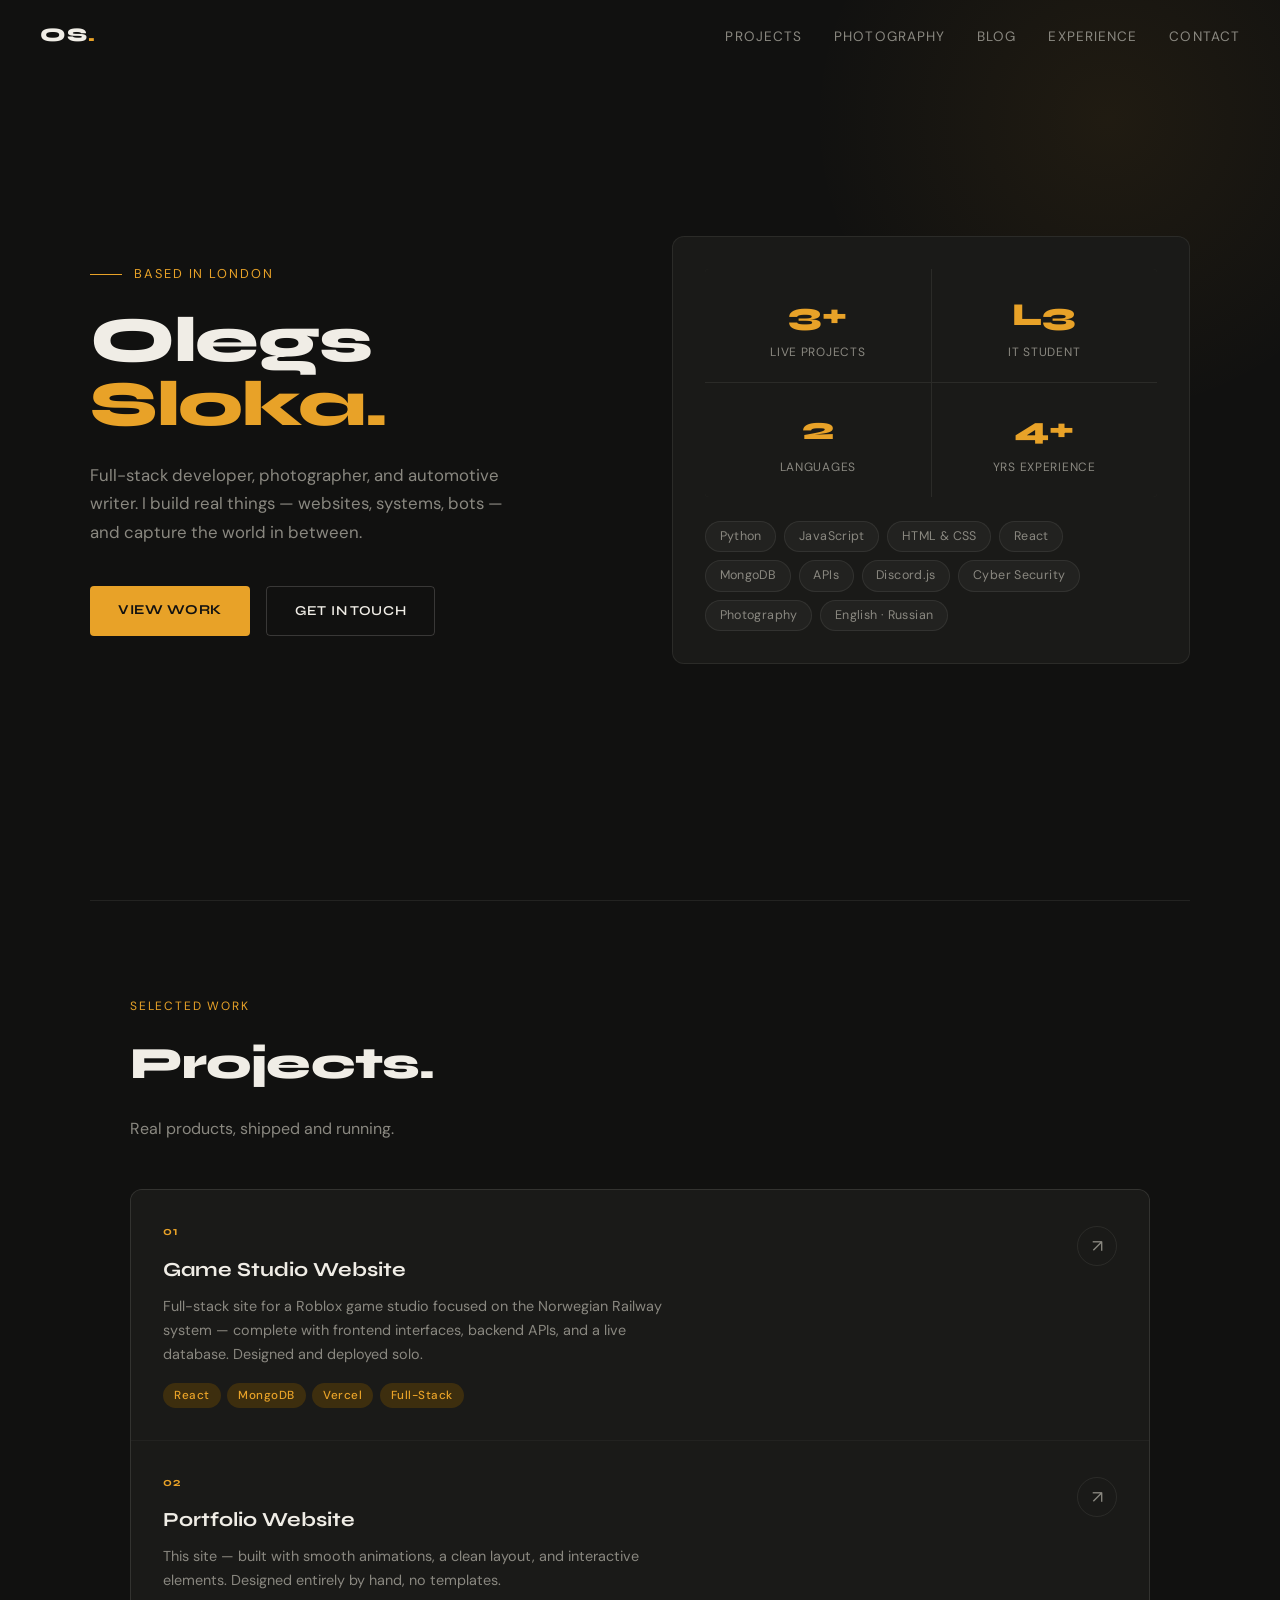
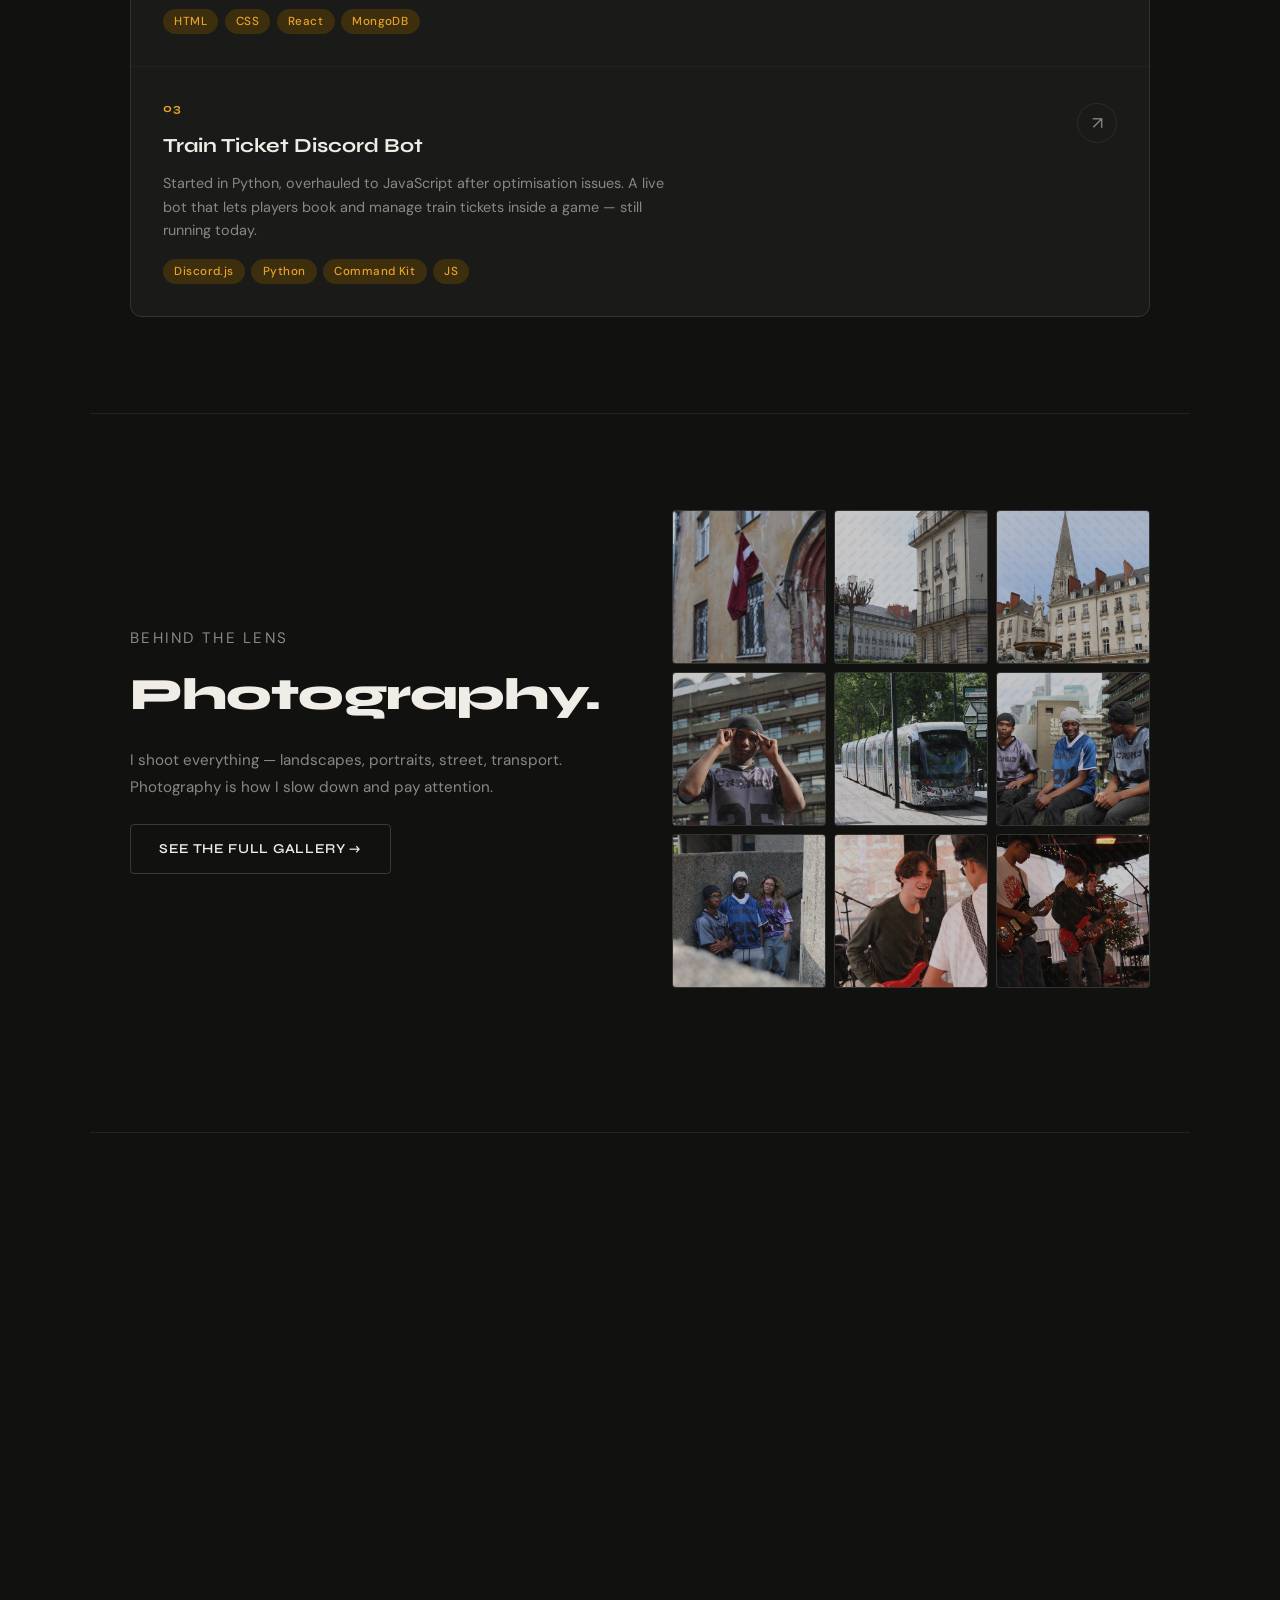
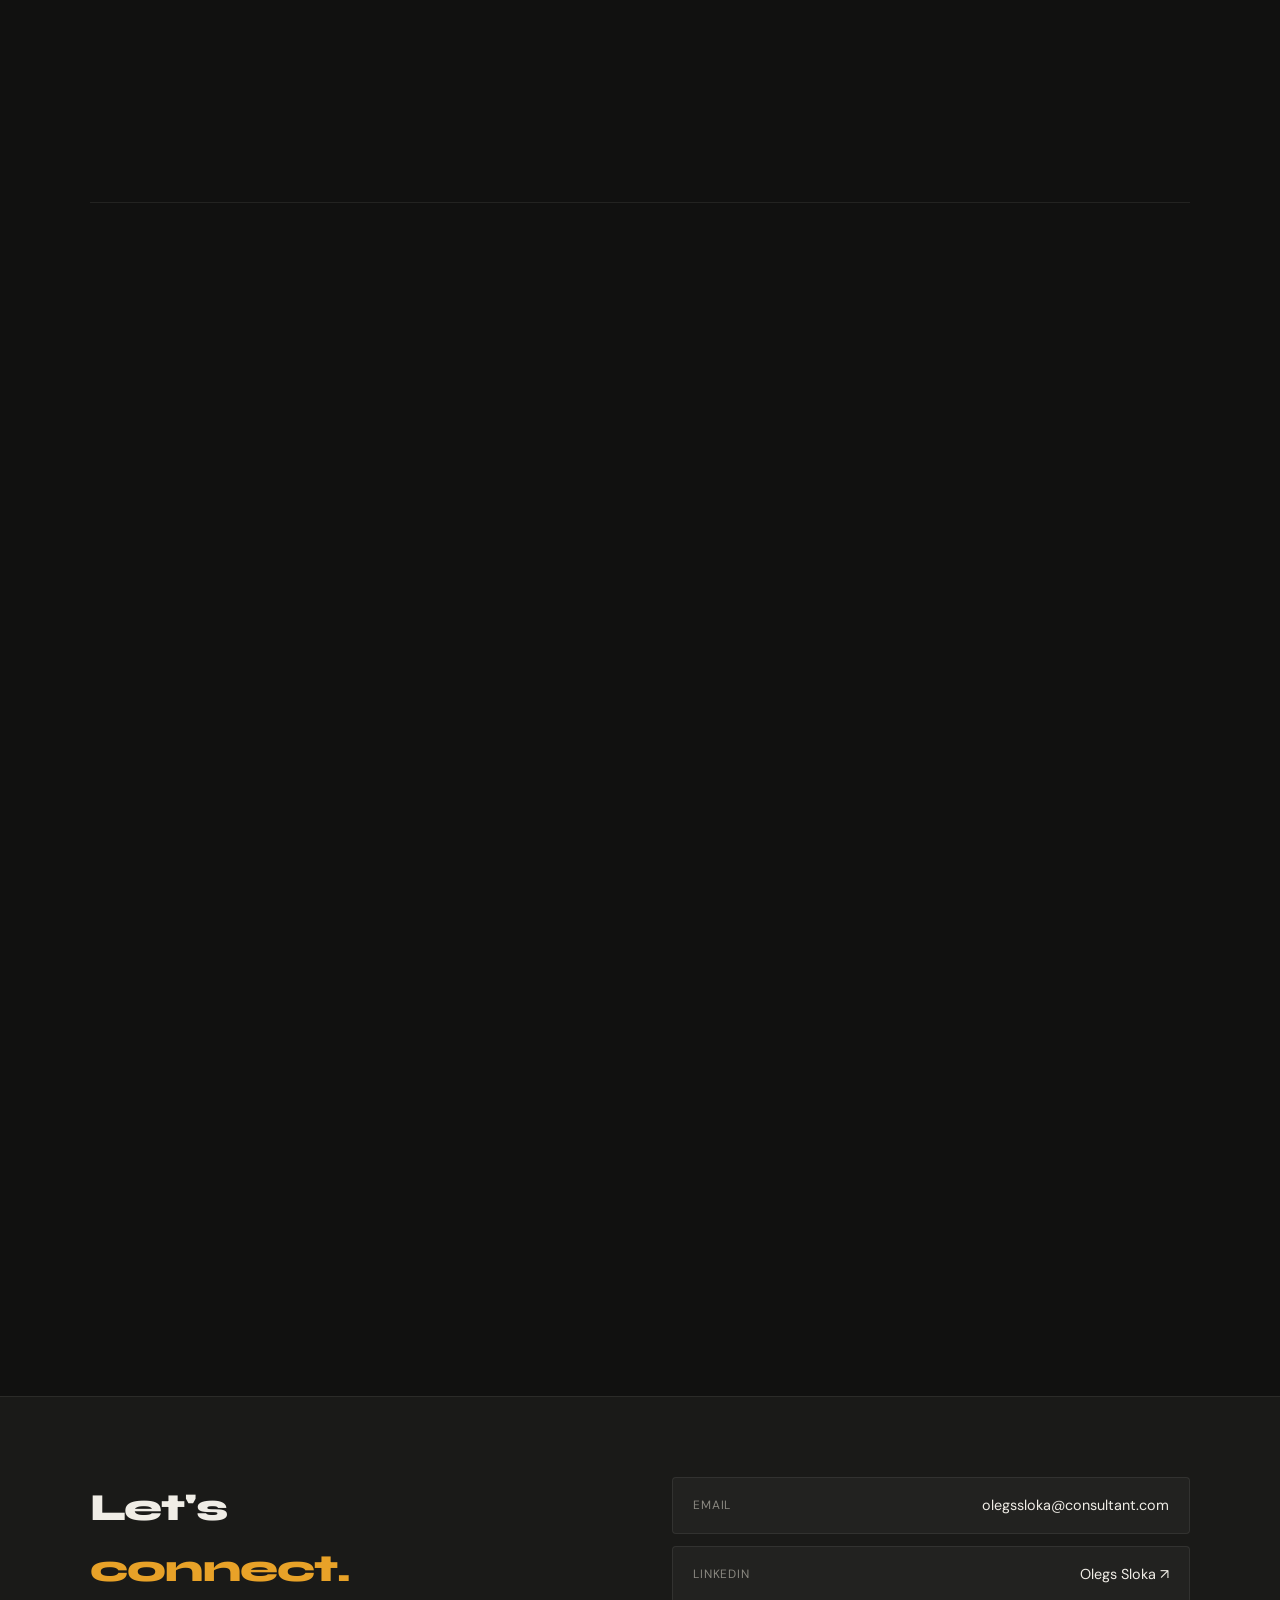
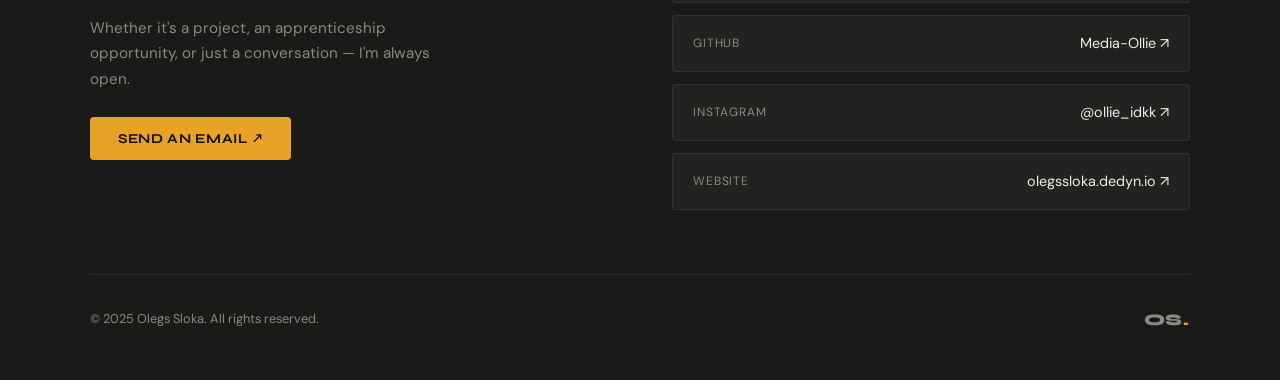
<file: index.html>
<!DOCTYPE html>
<html lang="en">
<head>
  <meta charset="UTF-8">
  <meta name="viewport" content="width=device-width, initial-scale=1.0">
  <title>Olegs Sloka</title>
  <link rel="preconnect" href="https://fonts.googleapis.com">
  <link rel="preconnect" href="https://fonts.gstatic.com" crossorigin>
  <link rel="stylesheet" href="styles.css">
  <link href="https://fonts.googleapis.com/css2?family=Syne:wght@400;500;600;700;800&family=DM+Sans:ital,wght@0,300;0,400;0,500;1,300&display=swap" rel="stylesheet">
</head>
<body>

  <!-- NAV -->
  <nav id="nav">
    <a href="#home" class="nav-logo">OS<span>.</span></a>
    <ul class="nav-links">
      <li><a href="#projects">Projects</a></li>
      <li><a href="#photography">Photography</a></li>
      <li><a href="#blog">Blog</a></li>
      <li><a href="#experience">Experience</a></li>
      <li><a href="#contact">Contact</a></li>
    </ul>
  </nav>

  <!-- HERO -->
  <div id="home" class="hero">
    <div class="hero-grid">
      <div class="hero-left">
        <p class="hero-eyebrow">Based in London</p>
        <h1>Olegs<br><em>Sloka.</em></h1>
        <p class="hero-desc">Full-stack developer, photographer, and automotive writer. I build real things — websites, systems, bots — and capture the world in between.</p>
        <div class="hero-actions">
          <a href="#projects" class="btn-primary">View Work</a>
          <a href="#contact" class="btn-ghost">Get in Touch</a>
        </div>
      </div>
      <div class="hero-right">
        <div class="hero-card">
          <div class="stat-row">
            <div class="stat">
              <div class="stat-number">3+</div>
              <div class="stat-label">Live Projects</div>
            </div>
            <div class="stat">
              <div class="stat-number">L3</div>
              <div class="stat-label">IT Student</div>
            </div>
            <div class="stat">
              <div class="stat-number">2</div>
              <div class="stat-label">Languages</div>
            </div>
            <div class="stat">
              <div class="stat-number">4+</div>
              <div class="stat-label">Yrs Experience</div>
            </div>
          </div>
          <div class="tag-cloud">
            <span class="tag">Python</span>
            <span class="tag">JavaScript</span>
            <span class="tag">HTML &amp; CSS</span>
            <span class="tag">React</span>
            <span class="tag">MongoDB</span>
            <span class="tag">APIs</span>
            <span class="tag">Discord.js</span>
            <span class="tag">Cyber Security</span>
            <span class="tag">Photography</span>
            <span class="tag">English · Russian</span>
          </div>
        </div>
      </div>
    </div>
  </div>

  <div class="divider"></div>

  <!-- PROJECTS -->
  <section id="projects">
    <p class="section-label reveal">Selected Work</p>
    <h2 class="section-title reveal">Projects.</h2>
    <p class="section-sub reveal">Real products, shipped and running.</p>
    <div class="projects-list reveal">

      <div class="project-item">
        <div>
          <p class="project-num">01</p>
          <p class="project-name">Game Studio Website</p>
          <p class="project-desc">Full-stack site for a Roblox game studio focused on the Norwegian Railway system — complete with frontend interfaces, backend APIs, and a live database. Designed and deployed solo.</p>
          <div class="project-tags">
            <span class="project-tag">React</span>
            <span class="project-tag">MongoDB</span>
            <span class="project-tag">Vercel</span>
            <span class="project-tag">Full-Stack</span>
          </div>
        </div>
        <div class="project-arrow">↗</div>
      </div>

      <div class="project-item">
        <div>
          <p class="project-num">02</p>
          <p class="project-name">Portfolio Website</p>
          <p class="project-desc">This site — built with smooth animations, a clean layout, and interactive elements. Designed entirely by hand, no templates.</p>
          <div class="project-tags">
            <span class="project-tag">HTML</span>
            <span class="project-tag">CSS</span>
            <span class="project-tag">React</span>
            <span class="project-tag">MongoDB</span>
          </div>
        </div>
        <div class="project-arrow">↗</div>
      </div>

      <div class="project-item">
        <div>
          <p class="project-num">03</p>
          <p class="project-name">Train Ticket Discord Bot</p>
          <p class="project-desc">Started in Python, overhauled to JavaScript after optimisation issues. A live bot that lets players book and manage train tickets inside a game — still running today.</p>
          <div class="project-tags">
            <span class="project-tag">Discord.js</span>
            <span class="project-tag">Python</span>
            <span class="project-tag">Command Kit</span>
            <span class="project-tag">JS</span>
          </div>
        </div>
        <div class="project-arrow">↗</div>
      </div>

    </div>
  </section>

  <div class="divider"></div>

  <!-- PHOTOGRAPHY -->
  <section id="photography">
    <div class="photo-intro">
      <div class="photo-text">
        <p class="section-label reveal">Behind the lens</p>
        <h2 class="section-title reveal">Photography.</h2>
        <p class="reveal">I shoot everything — landscapes, portraits, street, transport. Photography is how I slow down and pay attention.</p>
        <a href="photography.html" class="btn-ghost reveal" style="display:inline-block;">See the full gallery →</a>
      </div>
      <div class="photo-gallery-hint reveal" id="photoGrid">
        <!-- filled by JS below -->
      </div>
    </div>
  </section>

  <div class="divider"></div>

  <!-- BLOG -->
  <section id="blog">
    <p class="section-label reveal">Writing</p>
    <h2 class="section-title reveal">Torque &amp; Talk.</h2>
    <div class="blog-feature reveal">
      <div>
        <p class="blog-name">Torque &amp; Talk</p>
        <p class="blog-desc">Automotive development, brands, techniques, theories — my take on cars and the engineering behind them. Published on Substack.</p>
        <div class="blog-meta">
          <span class="blog-chip">Automotive</span>
          <span class="blog-chip">Engineering</span>
          <span class="blog-chip">Brand Analysis</span>
        </div>
        <a href="https://substack.com/@torquetalk" target="_blank" class="btn-primary" style="margin-top:1.75rem; display:inline-block;">Read on Substack ↗</a>
      </div>
      <div class="blog-visual">
        <div class="blog-logo-big">T&amp;T</div>
        <p style="font-size:0.75rem; color:var(--muted); letter-spacing:0.05em;">ON SUBSTACK</p>
      </div>
    </div>
  </section>

  <div class="divider"></div>

  <!-- EXPERIENCE -->
  <section id="experience">
    <p class="section-label reveal">Background</p>
    <h2 class="section-title reveal">Experience.</h2>
    <p class="section-sub reveal">From freelance development to restaurant service — I've always been working.</p>
    <div class="exp-grid">

      <div class="exp-card reveal">
        <p class="exp-period">Sep 2024 – Dec 2025</p>
        <p class="exp-role">Freelance Web Developer</p>
        <p class="exp-company">PolarTracks — Remote</p>
        <ul class="exp-points">
          <li>Designed, built, and deployed a full-stack company website</li>
          <li>Built frontend interfaces and backend APIs with databases</li>
          <li>Gathered requirements, planned features, delivered a live product</li>
        </ul>
      </div>

      <div class="exp-card reveal">
        <p class="exp-period">Dec 2025 – Present</p>
        <p class="exp-role">Student Ambassador</p>
        <p class="exp-company">Waltham Forest College</p>
        <ul class="exp-points">
          <li>Represent the college at open days and events</li>
          <li>Support prospective students and visitors with guidance</li>
          <li>Assist with event organisation</li>
        </ul>
      </div>

      <div class="exp-card reveal">
        <p class="exp-period">Feb 2021 – May 2024</p>
        <p class="exp-role">IT Service Provider</p>
        <p class="exp-company">MONVIK LTD — England</p>
        <ul class="exp-points">
          <li>Set up and managed IT systems for a small business</li>
          <li>Created invoicing and digital organisation systems</li>
          <li>Moved manual processes to digital — improved efficiency</li>
        </ul>
      </div>

      <div class="exp-card reveal">
        <p class="exp-period">Sep 2024 – Sep 2025</p>
        <p class="exp-role">Waiter</p>
        <p class="exp-company">London Darbar</p>
        <ul class="exp-points">
          <li>Delivered professional customer service in a busy restaurant</li>
          <li>Managed requests and resolved issues calmly under pressure</li>
          <li>Maintained high standards during private events</li>
        </ul>
      </div>

      <div class="exp-card reveal">
        <p class="exp-period">May 2025 – Dec 2025</p>
        <p class="exp-role">Landscaping &amp; Construction Assistant</p>
        <p class="exp-company">Gardens 24/7 — North London</p>
        <ul class="exp-points">
          <li>Worked on residential landscaping and construction projects across North London</li>
          <li>Maintained safe working practices and supported daily site operations</li>
          <li>Worked within a team to meet deadlines and quality standards</li>
        </ul>
      </div>
      

    </div>
  </section>

  <!-- FOOTER / CONTACT -->
  <footer id="contact">
    <div class="footer-inner">
      <div class="footer-top">
        <div>
          <h2 class="footer-heading">Let's<br><em>connect.</em></h2>
          <p class="footer-sub">Whether it's a project, an apprenticeship opportunity, or just a conversation — I'm always open.</p>
          <a href="mailto:olegssloka@consultant.com" class="btn-primary">Send an email ↗</a>
        </div>
        <div class="contact-links">
          <a href="mailto:olegssloka@consultant.com" class="contact-link">
            <span class="contact-link-label">Email</span>
            <span>olegssloka@consultant.com</span>
          </a>
          <a href="https://www.linkedin.com/in/olegs-sloka-787447370/" target="_blank" class="contact-link">
            <span class="contact-link-label">LinkedIn</span>
            <span>Olegs Sloka ↗</span>
          </a>
          <a href="https://github.com/Media-Ollie" target="_blank" class="contact-link">
            <span class="contact-link-label">GitHub</span>
            <span>Media-Ollie ↗</span>
          </a>
          <a href="https://www.instagram.com/ollie_idkk/" target="_blank" class="contact-link">
            <span class="contact-link-label">Instagram</span>
            <span>@ollie_idkk ↗</span>
          </a>
          <a href="https://olegssloka.dedyn.io/" target="_blank" class="contact-link">
            <span class="contact-link-label">Website</span>
            <span>olegssloka.dedyn.io ↗</span>
          </a>
        </div>
      </div>
      <div class="footer-bottom">
        <p class="footer-copy">© 2025 Olegs Sloka. All rights reserved.</p>
        <p class="footer-logo">OS<span>.</span></p>
      </div>
    </div>
  </footer>

  <script>
    // Nav scroll effect
    const nav = document.getElementById('nav');
    window.addEventListener('scroll', () => {
      nav.classList.toggle('scrolled', window.scrollY > 60);
    });

    // Scroll reveal
    const reveals = document.querySelectorAll('.reveal');
    const io = new IntersectionObserver(entries => {
      entries.forEach((e, i) => {
        if (e.isIntersecting) {
          setTimeout(() => e.target.classList.add('visible'), 80);
          io.unobserve(e.target);
        }
      });
    }, { threshold: 0.08, rootMargin: '0px 0px -40px 0px' });
    reveals.forEach(el => io.observe(el));

    // Photo grid — uses the same images as the original
    const photoGrid = document.getElementById('photoGrid');
    const folder = 'Images/photo-showcase/';
    const imgs = ['latvia-flag.jpg','Nantas-Landscape.JPG','Nates-Fountian.JPG','C-Face.JPG','Nates-Tram.JPG','C-Group.JPG','C-GROUP2.JPG','Will.JPG','TVGROUP.JPG'];
    imgs.slice(0, 9).forEach(name => {
      const wrap = document.createElement('div');
      wrap.className = 'gallery-placeholder';
      const img = document.createElement('img');
      img.src = folder + name;
      img.alt = '';
      img.onerror = () => { wrap.className = 'gallery-placeholder-empty'; wrap.textContent = ''; };
      wrap.appendChild(img);
      photoGrid.appendChild(wrap);
    });
  </script>
</body>
</html>
</file>
<file: styles.css>
*, *::before, *::after { box-sizing: border-box; margin: 0; padding: 0; }

    :root {
      --bg: #111110;
      --bg2: #1a1a18;
      --bg3: #222220;
      --text: #f0ede6;
      --muted: #8a8880;
      --amber: #e8a228;
      --amber-dim: #3d2e0e;
      --border: rgba(240,237,230,0.08);
      --border-hover: rgba(240,237,230,0.18);
      --radius: 4px;
      --radius-lg: 12px;
    }

    html { scroll-behavior: smooth; }

    body {
      background: var(--bg);
      color: var(--text);
      font-family: 'DM Sans', sans-serif;
      font-size: 16px;
      line-height: 1.6;
      overflow-x: hidden;
    }

    /* ── NAV ── */
    nav {
      position: fixed;
      top: 0; left: 0; right: 0;
      z-index: 100;
      padding: 1.25rem 2.5rem;
      display: flex;
      justify-content: space-between;
      align-items: center;
      transition: background 0.4s, border-bottom 0.4s;
    }
    nav.scrolled {
      background: rgba(17,17,16,0.92);
      backdrop-filter: blur(20px);
      border-bottom: 1px solid var(--border);
    }
    .nav-logo {
      font-family: 'Syne', sans-serif;
      font-weight: 800;
      font-size: 1.2rem;
      color: var(--text);
      text-decoration: none;
      letter-spacing: 0.05em;
    }
    .nav-logo span { color: var(--amber); }
    .nav-links {
      list-style: none;
      display: flex;
      gap: 2rem;
    }
    .nav-links a {
      color: var(--muted);
      text-decoration: none;
      font-size: 0.85rem;
      letter-spacing: 0.08em;
      text-transform: uppercase;
      transition: color 0.2s;
    }
    .nav-links a:hover { color: var(--text); }

    /* ── HERO ── */
    .hero {
      min-height: 100vh;
      display: flex;
      align-items: center;
      padding: 0 2.5rem;
      position: relative;
      overflow: hidden;
    }
    .hero::before {
      content: '';
      position: absolute;
      top: -20%;
      right: -10%;
      width: 600px;
      height: 600px;
      background: radial-gradient(circle, rgba(232,162,40,0.07) 0%, transparent 70%);
      pointer-events: none;
    }
    .hero-grid {
      max-width: 1100px;
      margin: 0 auto;
      width: 100%;
      display: grid;
      grid-template-columns: 1fr 1fr;
      gap: 4rem;
      align-items: center;
    }
    .hero-eyebrow {
      font-size: 0.8rem;
      letter-spacing: 0.15em;
      text-transform: uppercase;
      color: var(--amber);
      margin-bottom: 1.5rem;
      display: flex;
      align-items: center;
      gap: 0.75rem;
    }
    .hero-eyebrow::before {
      content: '';
      display: block;
      width: 32px;
      height: 1px;
      background: var(--amber);
    }
    .hero h1 {
      font-family: 'Syne', sans-serif;
      font-weight: 800;
      font-size: clamp(3rem, 5vw, 5rem);
      line-height: 1.0;
      letter-spacing: -0.02em;
      margin-bottom: 1.5rem;
    }
    .hero h1 em {
      font-style: normal;
      color: var(--amber);
    }
    .hero-desc {
      color: var(--muted);
      font-size: 1.05rem;
      line-height: 1.7;
      max-width: 420px;
      margin-bottom: 2.5rem;
    }
    .hero-actions {
      display: flex;
      gap: 1rem;
      flex-wrap: wrap;
    }
    .btn-primary {
      background: var(--amber);
      color: #111;
      padding: 0.8rem 1.75rem;
      border-radius: var(--radius);
      text-decoration: none;
      font-family: 'Syne', sans-serif;
      font-weight: 700;
      font-size: 0.85rem;
      letter-spacing: 0.05em;
      text-transform: uppercase;
      transition: opacity 0.2s, transform 0.2s;
    }
    .btn-primary:hover { opacity: 0.85; transform: translateY(-1px); }
    .btn-ghost {
      color: var(--text);
      padding: 0.8rem 1.75rem;
      border: 1px solid var(--border-hover);
      border-radius: var(--radius);
      text-decoration: none;
      font-family: 'Syne', sans-serif;
      font-weight: 600;
      font-size: 0.85rem;
      letter-spacing: 0.05em;
      text-transform: uppercase;
      transition: border-color 0.2s, transform 0.2s;
    }
    .btn-ghost:hover { border-color: var(--text); transform: translateY(-1px); }

    .hero-right {
      position: relative;
    }
    .hero-card {
      background: var(--bg2);
      border: 1px solid var(--border);
      border-radius: var(--radius-lg);
      padding: 2rem;
    }
    .stat-row {
      display: grid;
      grid-template-columns: 1fr 1fr;
      gap: 1px;
      background: var(--border);
      border-radius: var(--radius);
      overflow: hidden;
      margin-bottom: 1.5rem;
    }
    .stat {
      background: var(--bg2);
      padding: 1.25rem 1rem;
      text-align: center;
    }
    .stat-number {
      font-family: 'Syne', sans-serif;
      font-size: 2rem;
      font-weight: 800;
      color: var(--amber);
    }
    .stat-label {
      font-size: 0.75rem;
      color: var(--muted);
      letter-spacing: 0.06em;
      text-transform: uppercase;
      margin-top: 0.2rem;
    }
    .tag-cloud {
      display: flex;
      flex-wrap: wrap;
      gap: 0.5rem;
    }
    .tag {
      background: var(--bg3);
      border: 1px solid var(--border);
      border-radius: 99px;
      padding: 0.3rem 0.85rem;
      font-size: 0.78rem;
      color: var(--muted);
      letter-spacing: 0.03em;
    }

    /* ── SECTIONS ── */
    section {
      padding: 6rem 2.5rem;
      max-width: 1100px;
      margin: 0 auto;
    }
    .section-label {
      font-size: 0.75rem;
      letter-spacing: 0.15em;
      text-transform: uppercase;
      color: var(--amber);
      margin-bottom: 0.75rem;
    }
    .section-title {
      font-family: 'Syne', sans-serif;
      font-weight: 800;
      font-size: clamp(2rem, 3.5vw, 3rem);
      letter-spacing: -0.02em;
      margin-bottom: 1rem;
    }
    .section-sub {
      color: var(--muted);
      font-size: 1rem;
      max-width: 500px;
      margin-bottom: 3rem;
    }
    .divider {
      width: 100%;
      height: 1px;
      background: var(--border);
      margin: 0 auto;
      max-width: 1100px;
    }

    /* ── PROJECTS ── */
    .projects-list {
      display: flex;
      flex-direction: column;
      gap: 1px;
      background: var(--border);
      border-radius: var(--radius-lg);
      overflow: hidden;
      border: 1px solid var(--border);
    }
    .project-item {
      background: var(--bg2);
      padding: 2rem 2rem;
      display: grid;
      grid-template-columns: 1fr auto;
      align-items: start;
      gap: 2rem;
      transition: background 0.2s;
    }
    .project-item:hover { background: var(--bg3); }
    .project-num {
      font-family: 'Syne', sans-serif;
      font-size: 0.75rem;
      color: var(--amber);
      font-weight: 700;
      letter-spacing: 0.1em;
      margin-bottom: 0.75rem;
    }
    .project-name {
      font-family: 'Syne', sans-serif;
      font-weight: 700;
      font-size: 1.25rem;
      margin-bottom: 0.6rem;
    }
    .project-desc {
      color: var(--muted);
      font-size: 0.9rem;
      line-height: 1.65;
      max-width: 520px;
    }
    .project-tags {
      display: flex;
      flex-wrap: wrap;
      gap: 0.4rem;
      margin-top: 1rem;
    }
    .project-tag {
      background: var(--amber-dim);
      color: var(--amber);
      border-radius: 99px;
      padding: 0.2rem 0.7rem;
      font-size: 0.73rem;
      font-weight: 500;
      letter-spacing: 0.04em;
    }
    .project-arrow {
      width: 40px;
      height: 40px;
      border: 1px solid var(--border);
      border-radius: 50%;
      display: flex;
      align-items: center;
      justify-content: center;
      color: var(--muted);
      font-size: 1.1rem;
      flex-shrink: 0;
      transition: border-color 0.2s, color 0.2s, transform 0.2s;
      margin-top: 0.25rem;
    }
    .project-item:hover .project-arrow {
      border-color: var(--amber);
      color: var(--amber);
      transform: translate(2px, -2px);
    }

    /* ── PHOTOGRAPHY ── */
    .photo-intro {
      display: grid;
      grid-template-columns: 1fr 1fr;
      gap: 4rem;
      align-items: center;
      margin-bottom: 3rem;
    }
    .photo-gallery-hint {
      display: grid;
      grid-template-columns: repeat(3, 1fr);
      gap: 0.5rem;
    }
    .gallery-placeholder {
      aspect-ratio: 1;
      background: var(--bg3);
      border: 1px solid var(--border);
      border-radius: var(--radius);
      overflow: hidden;
      position: relative;
    }
    .gallery-placeholder img {
      width: 100%;
      height: 100%;
      object-fit: cover;
      display: block;
      opacity: 0.75;
      transition: opacity 0.3s;
    }
    .gallery-placeholder:hover img { opacity: 1; }
    .gallery-placeholder-empty {
      aspect-ratio: 1;
      background: var(--bg3);
      border: 1px dashed var(--border-hover);
      border-radius: var(--radius);
      display: flex;
      align-items: center;
      justify-content: center;
      color: var(--muted);
      font-size: 0.75rem;
      letter-spacing: 0.05em;
    }
    .photo-text .section-label { margin-bottom: 0.5rem; }
    .photo-text p {
      color: var(--muted);
      font-size: 0.95rem;
      line-height: 1.75;
      margin-bottom: 1.5rem;
    }

    /* ── BLOG ── */
    .blog-feature {
      background: var(--bg2);
      border: 1px solid var(--border);
      border-radius: var(--radius-lg);
      padding: 3rem;
      display: grid;
      grid-template-columns: 1fr auto;
      align-items: center;
      gap: 3rem;
    }
    .blog-icon {
      font-size: 3rem;
      margin-bottom: 1rem;
    }
    .blog-name {
      font-family: 'Syne', sans-serif;
      font-weight: 800;
      font-size: 2rem;
      letter-spacing: -0.02em;
      margin-bottom: 0.75rem;
    }
    .blog-desc {
      color: var(--muted);
      font-size: 0.95rem;
      line-height: 1.7;
      max-width: 460px;
      margin-bottom: 1.5rem;
    }
    .blog-meta {
      display: flex;
      gap: 1.5rem;
      flex-wrap: wrap;
    }
    .blog-chip {
      font-size: 0.78rem;
      color: var(--muted);
      letter-spacing: 0.05em;
      display: flex;
      align-items: center;
      gap: 0.4rem;
    }
    .blog-chip::before {
      content: '·';
      color: var(--amber);
    }
    .blog-visual {
      width: 160px;
      flex-shrink: 0;
      text-align: center;
    }
    .blog-logo-big {
      width: 120px;
      height: 120px;
      background: var(--amber-dim);
      border-radius: 50%;
      display: flex;
      align-items: center;
      justify-content: center;
      margin: 0 auto 1rem;
      font-family: 'Syne', sans-serif;
      font-weight: 800;
      font-size: 1.75rem;
      color: var(--amber);
      letter-spacing: -0.03em;
    }

    /* ── EXPERIENCE ── */
    .exp-grid {
      display: grid;
      grid-template-columns: 1fr 1fr;
      gap: 1.5rem;
    }
    .exp-card {
      background: var(--bg2);
      border: 1px solid var(--border);
      border-radius: var(--radius-lg);
      padding: 1.75rem;
      transition: border-color 0.2s;
    }
    .exp-card:hover { border-color: var(--border-hover); }
    .exp-period {
      font-size: 0.73rem;
      color: var(--amber);
      letter-spacing: 0.08em;
      text-transform: uppercase;
      margin-bottom: 0.75rem;
    }
    .exp-role {
      font-family: 'Syne', sans-serif;
      font-weight: 700;
      font-size: 1.05rem;
      margin-bottom: 0.25rem;
    }
    .exp-company {
      font-size: 0.85rem;
      color: var(--muted);
      margin-bottom: 1rem;
    }
    .exp-points {
      list-style: none;
      display: flex;
      flex-direction: column;
      gap: 0.4rem;
    }
    .exp-points li {
      font-size: 0.85rem;
      color: var(--muted);
      padding-left: 1rem;
      position: relative;
      line-height: 1.5;
    }
    .exp-points li::before {
      content: '–';
      position: absolute;
      left: 0;
      color: var(--amber);
    }

    /* ── CONTACT / FOOTER ── */
    footer {
      background: var(--bg2);
      border-top: 1px solid var(--border);
      padding: 5rem 2.5rem 3rem;
    }
    .footer-inner {
      max-width: 1100px;
      margin: 0 auto;
    }
    .footer-top {
      display: grid;
      grid-template-columns: 1fr 1fr;
      gap: 4rem;
      margin-bottom: 4rem;
    }
    .footer-heading {
      font-family: 'Syne', sans-serif;
      font-weight: 800;
      font-size: clamp(2rem, 3vw, 2.75rem);
      letter-spacing: -0.02em;
      margin-bottom: 1rem;
    }
    .footer-heading em {
      font-style: normal;
      color: var(--amber);
    }
    .footer-sub {
      color: var(--muted);
      font-size: 0.95rem;
      line-height: 1.7;
      margin-bottom: 2rem;
      max-width: 380px;
    }
    .contact-links {
      display: flex;
      flex-direction: column;
      gap: 0.75rem;
    }
    .contact-link {
      display: flex;
      align-items: center;
      justify-content: space-between;
      padding: 1rem 1.25rem;
      background: var(--bg3);
      border: 1px solid var(--border);
      border-radius: var(--radius);
      color: var(--text);
      text-decoration: none;
      font-size: 0.9rem;
      transition: border-color 0.2s, background 0.2s;
    }
    .contact-link:hover {
      border-color: var(--amber);
      background: rgba(232,162,40,0.04);
    }
    .contact-link-label { color: var(--muted); font-size: 0.75rem; text-transform: uppercase; letter-spacing: 0.07em; }
    .footer-bottom {
      display: flex;
      justify-content: space-between;
      align-items: center;
      padding-top: 2rem;
      border-top: 1px solid var(--border);
    }
    .footer-copy {
      font-size: 0.8rem;
      color: var(--muted);
    }
    .footer-logo {
      font-family: 'Syne', sans-serif;
      font-weight: 800;
      font-size: 1rem;
      color: var(--muted);
      letter-spacing: 0.05em;
    }
    .footer-logo span { color: var(--amber); }

    /* ── SCROLL ANIMATIONS ── */
    .reveal {
      opacity: 0;
      transform: translateY(28px);
      transition: opacity 0.7s cubic-bezier(0.16, 1, 0.3, 1), transform 0.7s cubic-bezier(0.16, 1, 0.3, 1);
    }
    .reveal.visible { opacity: 1; transform: none; }

    /* ── HERO ANIMATION ── */
    @keyframes fadeUp {
      from { opacity: 0; transform: translateY(30px); }
      to   { opacity: 1; transform: none; }
    }
    .hero-eyebrow { animation: fadeUp 0.8s 0.1s both; }
    .hero h1      { animation: fadeUp 0.8s 0.25s both; }
    .hero-desc    { animation: fadeUp 0.8s 0.4s both; }
    .hero-actions { animation: fadeUp 0.8s 0.5s both; }
    .hero-right   { animation: fadeUp 0.8s 0.6s both; }

    /* ── MOBILE ── */
    @media (max-width: 768px) {
      nav { padding: 1rem 1.25rem; }
      .nav-links { display: none; }
      .hero { padding: 5rem 1.25rem 3rem; min-height: auto; }
      .hero-grid { grid-template-columns: 1fr; gap: 2.5rem; }
      section { padding: 4rem 1.25rem; }
      .exp-grid { grid-template-columns: 1fr; }
      .footer-top { grid-template-columns: 1fr; gap: 2.5rem; }
      .blog-feature { grid-template-columns: 1fr; }
      .blog-visual { display: none; }
      .photo-intro { grid-template-columns: 1fr; gap: 2rem; }
    }
</file>
